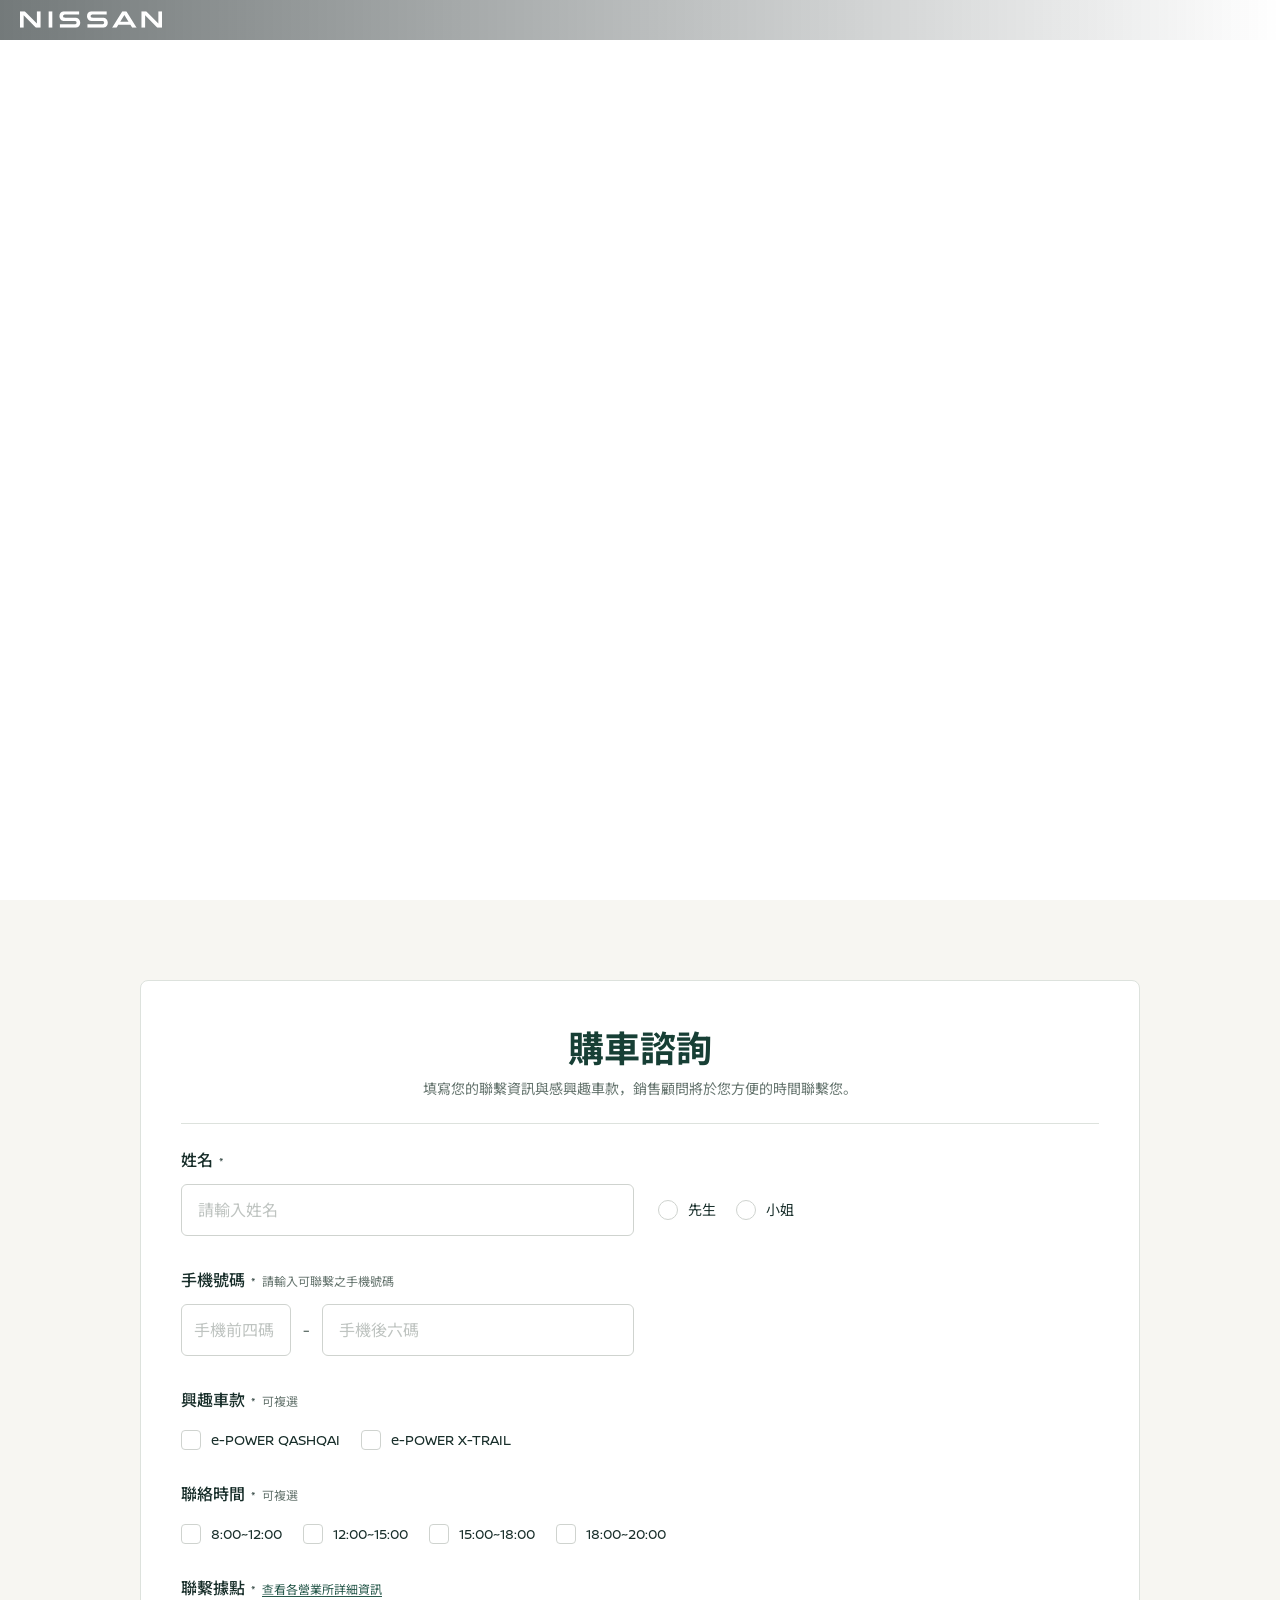
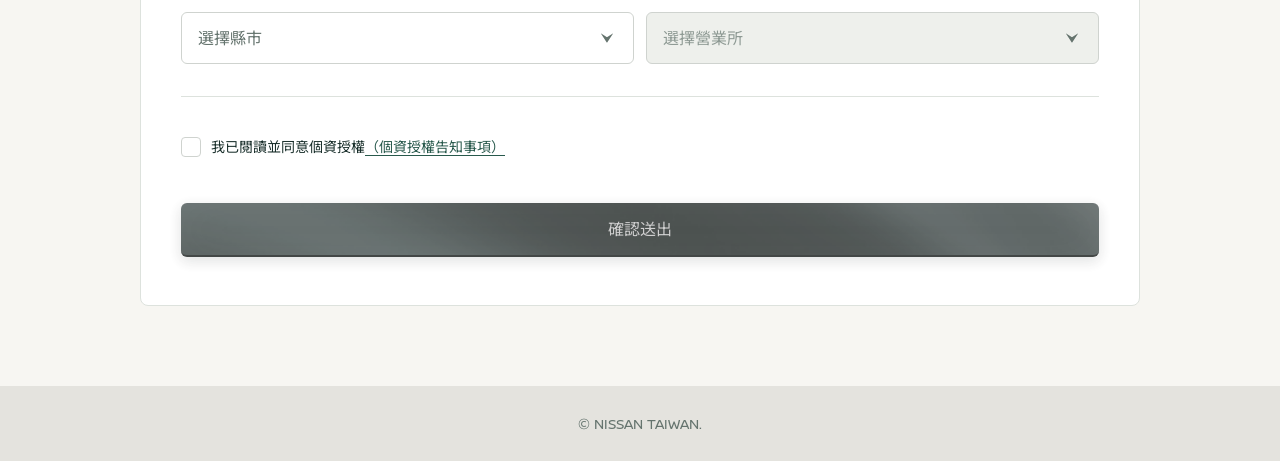
<file: index.html>
<!DOCTYPE html>
<html lang="zh-TW">

<head>
    <meta charset="UTF-8">
    <meta name="robots" content="noindex, nofollow">
    <meta name="viewport" content="width=device-width, initial-scale=1.0, maximum-scale=1.0, user-scalable=no">
    <title>NISSAN QASHQAI｜ 即將揭曉</title>
    <meta name="description" content="Q is Coming！將於 2026/12/8 答案正式揭曉，帶來超乎想像的全新駕馭體驗！立即登記，搶先掌握第一手消息！">
    <link rel="icon" href="./assets/img/favicon/favicon.ico" sizes="any">
    <link rel="shortcut icon" href="./assets/img/favicon/favicon.ico" type="image/x-icon">
    <meta property="og:type" content="website" />
    <meta property="og:title" content="NISSAN QASHQAI｜ 即將揭曉" />
    <meta property="og:description" content="Q is Coming！將於 2026/12/8 答案正式揭曉，帶來超乎想像的全新駕馭體驗！立即登記，搶先掌握第一手消息！" />
    <meta property="og:image:width" content="1200" />
    <meta property="og:image:height" content="630" />
    <meta property="og:image" content="./assets/img/favicon/fb.jpg" />
    <meta name="mobile-web-app-capable" content="yes">
    <link rel="apple-touch-icon" href="./assets/img/icon/logo.svg">
    <meta name="apple-mobile-web-app-status-bar-style" content="black">
    <meta name="apple-mobile-web-app-capable" content="yes">
    <script src="./assets/js/tailwindcss.js"></script>
    <link rel="stylesheet" href="./assets/css/main.css" />
    <!-- <version>2026111300000004</version> -->

    <!-- Google Tag Manager -->
    <script>(function (w, d, s, l, i) {
            w[l] = w[l] || []; w[l].push({
                'gtm.start':
                    new Date().getTime(), event: 'gtm.js'
            }); var f = d.getElementsByTagName(s)[0],
                j = d.createElement(s), dl = l != 'dataLayer' ? '&l=' + l : ''; j.async = true; j.src =
                    'https://www.googletagmanager.com/gtm.js?id=' + i + dl; f.parentNode.insertBefore(j, f);
        })(window, document, 'script', 'dataLayer', 'GTM-WT473T');</script>
    <!-- End Google Tag Manager -->

</head>

<body>
    <style>
        /* ==========================================================================
           1. 基礎與通用樣式 (Base & Utilities)
           ========================================================================== */
        html {
            scroll-behavior: smooth;
        }

        html,
        body {
            width: 100%;
            height: auto !important;
            overflow-x: hidden !important;
            overflow-y: auto !important;
            position: relative;
        }

        header {
            height: 40px;
            background: linear-gradient(90deg, rgba(6, 17, 18, 0.56) 0%, rgba(6, 17, 18, 0) 100%);
            padding: 0 20px;
        }

        .svg-mask {
            display: inline-block;
            -webkit-mask-repeat: no-repeat;
            mask-repeat: no-repeat;
            -webkit-mask-position: center;
            mask-position: center;
            -webkit-mask-size: contain;
            mask-size: contain;
        }

        /* specific sizes for the two logos */
        .svg-mask--logo {
            width: 142px;
            height: 17px;
            background-color: #FFF;
            /* target color */
            -webkit-mask-image: url('./assets/img/icon/logo.svg');
            mask-image: url('./assets/img/icon/logo.svg');
        }

        /* ==========================================================================
           2. Popup Modal 彈出視窗
           ========================================================================== */


        /* ==========================================================================
           3. TVC 區塊
           ========================================================================== */
        #tvc-section {}

        .tvc-info {}

        .video-container {
            width: 100%;
            min-height: 100dvh;
            padding-bottom: 56%;
        }

        /* ==========================================================================
           4. contact-section
           ========================================================================== */

        #contact-section {
            padding: 80px 0;
        }

        #contact-container {
            max-width: 1000px;
            width: 100%;
            padding: 48px 40px;
            background-color: #fff;
            border-radius: 8px;
            border: #DDE2DD solid 1px;
        }

        .submit-button {
            display: inline-block;
            padding: 14px 0px;
            color: #fff;
            font-size: 16px;
            border-bottom: 2px solid #0E2B25;
            border-radius: 6px;
            cursor: pointer;
            width: 100%;
            background-image: url(./assets/img/icon/btn-bg.jpg);
            background-position: center center;
            background-size: cover;
            backdrop-filter: blur(20px);
            box-shadow: 0 4px 14px rgba(23, 63, 53, 0.18);
            transition: all 0.3s cubic-bezier(0.25, 0.8, 0.25, 1);
            position: relative;
            overflow: hidden;
        }

        .submit-button:hover {
            filter: brightness(1.1);
        }

        .submit-button:focus-visible {
            outline: 2px solid #28594C;
            outline-offset: 3px;
        }

        .submit-button:disabled {
            filter: grayscale(0.8) brightness(0.8);
            opacity: 0.8;
            cursor: not-allowed;
        }

        /* ---- 4-1. 表單設計變數（標準色）---- */
        #contact-form {
            --c-primary: #28594C;
            --c-primary-dark: #173F35;
            --c-text: #182E2A;
            --c-text-sub: #65746E;
            --c-border: #CFD3CF;
            --c-divider: #DDE2DD;
            --c-disabled-bg: #EEF0EC;
            --c-placeholder: #BFC4C1;
            --c-error: #C8352B;
            text-align: left;
        }

        /* ---- 4-2. 欄位群組與標籤 ---- */
        .form-group {
            margin-bottom: 32px;
        }

        .form-label {
            display: flex;
            flex-wrap: wrap;
            align-items: baseline;
            gap: 0 6px;
            margin-bottom: 10px;
            font-size: 16px;
            font-weight: 500;
            line-height: 24px;
            color: var(--c-text);
        }

        .form-label .req {
            font-size: 12px;
            font-weight: 400;
            color: var(--c-text);
        }

        .form-label .hint {
            font-size: 12px;
            font-weight: 400;
            color: var(--c-text-sub);
        }

        .form-label a {
            font-size: 12px;
            font-weight: 400;
            color: var(--c-primary);
            text-decoration: underline;
            text-underline-offset: 2px;
        }

        .form-label a:hover {
            color: var(--c-primary-dark);
        }

        /* ---- 4-3. 輸入框 / 下拉選單 ---- */
        .form-control {
            box-sizing: border-box;
            display: block;
            width: 100%;
            height: 52px;
            padding: 0 16px;
            font-family: inherit;
            font-size: 16px;
            color: var(--c-text-sub);
            background-color: #fff;
            border: 1px solid var(--c-border);
            border-radius: 6px;
            outline: none;
            transition: border-color 0.2s ease, box-shadow 0.2s ease;
        }

        .form-control::placeholder {
            color: var(--c-placeholder);
        }

        .form-control:focus {
            border-color: var(--c-primary);
            box-shadow: inset 0 0 0 1px var(--c-primary), 0 0 0 4px rgba(40, 89, 76, 0.12);
        }

        .form-control:disabled {
            background-color: var(--c-disabled-bg);
            color: #8E9A94;
            cursor: not-allowed;
        }

        .form-control:disabled::placeholder {
            color: #A9B2AD;
        }

        select.form-control {
            -webkit-appearance: none;
            appearance: none;
            padding-right: 48px;
            cursor: pointer;
            background-image: url('./assets/img/icon/left_arrow_head.svg');
            background-repeat: no-repeat;
            background-position: right 20px center;
            background-size: 12px 12px;
        }

        select.form-control:disabled {
            background-image: url('./assets/img/icon/left_arrow_head.svg');
            opacity: 1;
        }

        .error-msg {
            display: none;
            margin-top: 8px;
            font-size: 14px;
            line-height: 1.4;
            color: var(--c-error);
        }

        .has-error .error-msg {
            display: block;
        }

        .has-error .form-control {
            border-color: var(--c-error);
        }

        .has-error .form-control:focus {
            box-shadow: inset 0 0 0 1px var(--c-error), 0 0 0 4px rgba(200, 53, 43, 0.12);
        }

        .has-error .choice input {
            border-color: var(--c-error);
        }

        /* ---- 4-4. 選擇控制項（Checkbox / Radio）---- */
        .choice {
            display: inline-flex;
            align-items: center;
            gap: 10px;
            font-size: 14px;
            line-height: 20px;
            color: var(--c-text);
            cursor: pointer;
            user-select: none;
        }

        .choice input {
            box-sizing: border-box;
            -webkit-appearance: none;
            appearance: none;
            flex: none;
            width: 20px;
            height: 20px;
            margin: 0;
            background-color: #fff;
            background-repeat: no-repeat;
            background-position: center;
            border: 1px solid var(--c-border);
            cursor: pointer;
            transition: background-color 0.15s ease, border-color 0.15s ease;
        }

        .choice input[type="checkbox"] {
            border-radius: 4px;
        }

        .choice input[type="radio"] {
            border-radius: 50%;
        }

        .choice:hover input:not(:checked) {
            border-color: var(--c-primary);
        }

        .choice input:checked {
            background-color: var(--c-primary);
            border-color: var(--c-primary);
        }

        .choice input[type="checkbox"]:checked {
            background-image: url("data:image/svg+xml,%3Csvg xmlns='http://www.w3.org/2000/svg' width='12' height='12' viewBox='0 0 12 12' fill='none'%3E%3Cpath d='M2 6.4L4.8 9L10 3.2' stroke='%23fff' stroke-width='1.6' stroke-linecap='round' stroke-linejoin='round'/%3E%3C/svg%3E");
            background-size: 12px 12px;
        }

        .choice input[type="radio"]:checked {
            background-image: radial-gradient(circle at center, #fff 0 3px, transparent 3.5px);
        }

        .choice input:focus-visible {
            outline: 2px solid var(--c-primary);
            outline-offset: 2px;
        }

        /* ---- 4-5. 版面配置（桌機）---- */
        .name-row {
            display: grid;
            grid-template-columns: minmax(0, 1fr) minmax(0, 1fr);
            gap: 12px;
            align-items: start;
        }

        .radio-group {
            display: flex;
            align-items: center;
            gap: 20px;
            min-height: 52px;
            padding-left: 12px;
        }

        .phone-row {
            display: flex;
            align-items: center;
            gap: 12px;
            width: calc(50% - 6px);
        }

        .phone-row .phone-area {
            flex: none;
            width: 110px;
            padding: 0 12px;
        }

        .phone-row .phone-sep {
            color: var(--c-text-sub);
        }

        .phone-row .phone-number {
            flex: 1;
            min-width: 0;
        }

        .choice-group {
            display: flex;
            flex-wrap: wrap;
            gap: 12px 21px;
            padding-top: 6px;
        }

        .select-row {
            display: grid;
            grid-template-columns: minmax(0, 1fr) minmax(0, 1fr);
            gap: 12px;
        }

        .form-divider {
            margin: 0 0 40px;
            border: 0;
            border-top: 1px solid var(--c-divider);
        }

        .consent-group {
            margin-bottom: 40px;
        }

        .consent-group .choice a {
            color: var(--c-primary);
            text-decoration: underline;
            text-underline-offset: 3px;
        }

        .consent-group .choice a:hover {
            color: var(--c-primary-dark);
        }

        /* ---- 4-6. 彈窗 ---- */
        .html-lock {
            overflow: hidden !important;
        }

        .modal {
            box-sizing: border-box;
            width: 670px;
            max-width: calc(100% - 32px);
            max-height: calc(100dvh - 32px);
            margin: auto;
            padding: 0;
            color: var(--c-text, #182E2A);
            background: #fff;
            border: 1px solid #DDE2DD;
            border-radius: 12px;
            text-align: left;
        }

        .modal[open] {
            display: flex;
            flex-direction: column;
        }

        .modal::backdrop {
            background: rgba(6, 17, 18, 0.56);
        }

        .modal-head {
            display: flex;
            align-items: center;
            justify-content: space-between;
            gap: 16px;
            padding: 32px 32px 0;
        }

        .modal-title {
            font-size: 24px;
            font-weight: 700;
            line-height: 1.3;
            color: #173F35;
        }

        .modal-close {
            flex: none;
            display: grid;
            place-items: center;
            width: 32px;
            height: 32px;
            margin-right: -4px;
            color: #28594C;
            background: none;
            border: 0;
            border-radius: 4px;
            cursor: pointer;
        }

        .modal-close:hover {
            color: #173F35;
        }

        .modal-close:focus-visible {
            outline: 2px solid #28594C;
            outline-offset: 2px;
        }

        .modal-rule {
            flex: none;
            margin: 16px 32px 0;
            border: 0;
            border-top: 1px solid #DDE2DD;
        }

        .modal-body {
            flex: 1 1 auto;
            min-height: 0;
            max-height: 350px;
            margin: 12px 32px;
            padding-right: 12px;
            overflow-y: auto;
            font-size: 16px;
            line-height: 1.6;
            color: #182E2A;
            scrollbar-width: thin;
            scrollbar-color: #8EA39B #F1F3F1;
        }

        .modal-body::-webkit-scrollbar {
            width: 6px;
        }

        .modal-body::-webkit-scrollbar-track {
            background: #F1F3F1;
            border-radius: 3px;
        }

        .modal-body::-webkit-scrollbar-thumb {
            background: #8EA39B;
            border-radius: 3px;
        }

        .modal-body p+p {
            margin-top: 1.6em;
        }

        .modal-body a {
            color: #28594C;
            text-decoration: underline;
        }

        .modal-foot {
            flex: none;
            display: flex;
            justify-content: center;
            padding: 20px 32px 40px;
        }

        .modal-foot .submit-button {
            width: 320px;
            max-width: 100%;
        }

        .modal--alert {
            width: 394px;
        }

        .modal--alert .modal-message {
            padding: 48px 32px 40px;
            font-size: 16px;
            line-height: 1.6;
            text-align: center;
            color: #65746E;
            white-space: pre-line;
        }

        .modal--alert .modal-foot {
            padding: 0 32px 32px;
        }

        .modal--alert .modal-foot .submit-button {
            width: 100%;
        }


        /* ==========================================================================
           5. Loading Overlay
           ========================================================================== */
        .loading {
            position: fixed;
            inset: 0;
            z-index: 9999;

            display: flex;
            flex-direction: column;
            align-items: center;
            justify-content: center;
            gap: 18px;

            background: #000;
            opacity: 1;
            transition: opacity 0.6s ease;
        }

        /* 淡出 */
        .loading.fade-out {
            opacity: 0;
            pointer-events: none;
        }

        /* Loading 文字 */
        .loading-text {
            color: rgba(180, 230, 232, 0.75);
            font-size: 11px;
            font-weight: 400;
            letter-spacing: 5px;
        }

        /* 進度條 */
        .progress {
            width: 110px;
            height: 1px;
            background: rgba(100, 180, 185, 0.2);
            overflow: hidden;
        }

        .progress-bar {
            width: 40%;
            height: 100%;

            background: linear-gradient(90deg,
                    transparent,
                    #37dce5,
                    #b3ffff);

            animation: progressMove 1.8s ease-in-out infinite;
        }

        /* 進度動畫 */
        @keyframes progressMove {
            from {
                transform: translateX(-120%);
            }

            to {
                transform: translateX(350%);
            }
        }

        /* 減少動態效果 */
        @media (prefers-reduced-motion: reduce) {
            .progress-bar {
                animation: none;
                width: 100%;
                opacity: 0.7;
            }
        }


        /* ==========================================================================
           6. 響應式設計 (Responsive Design)
           ========================================================================== */

        /* 平板直屏裝置 */
        @media (min-width: 768px) and (max-width: 1199px) and (orientation: portrait) {
            .video-container {
                min-height: auto;
            }

            #contact-container {
                max-width: 768px;
            }
        }

        /* 手機直屏裝置 (<= 767px) */
        @media (max-width: 767px) {

            header {
                position: relative;
            }

            .video-container {
                min-height: auto;
            }

            #contact-section {
                padding: 0;
            }

            #contact-container {
                padding: 32px 24px;
                border-radius: 0;
                border: none;
            }

            #contact-container>p:first-child {
                font-size: 32px;
            }

            /* 姓名 / 稱謂：直式排列 */
            .name-row {
                grid-template-columns: 1fr;
                gap: 24px;
            }

            .radio-group {
                min-height: 0;
                padding-left: 0;
            }

            /* 手機號碼：滿版 */
            .phone-row {
                width: 100%;
            }

            /* 聯絡時間：2 x 2 對齊 */
            .choice-group--grid {
                display: grid;
                grid-template-columns: 140px 1fr;
                gap: 20px 0;
            }

            /* 縣市 / 營業所：上下排列 */
            .select-row {
                grid-template-columns: 1fr;
            }

            /* 彈窗 */
            .modal-head {
                padding: 24px 24px 0;
            }

            .modal-title {
                font-size: 20px;
            }

            .modal-rule {
                margin: 16px 24px 0;
            }

            .modal-body {
                margin: 12px 24px;
                max-height: 55dvh;
                font-size: 15px;
            }

            .modal-foot {
                padding: 16px 24px 28px;
            }

            .modal-foot .submit-button {
                width: 100%;
            }

            .modal--alert .modal-message {
                padding: 40px 24px 32px;
            }

            .modal--alert .modal-foot {
                padding: 0 24px 24px;
            }

        }

        /* 手機橫屏裝置 */
        @media (max-width: 960px) and (orientation: landscape) and (max-height: 500px) {}

        /* SE手機橫屏裝置 */
        @media (max-width: 667px) and (orientation: landscape) and (max-height: 375px) {}
    </style>

    <!-- Google Tag Manager (noscript) -->
    <noscript><iframe src="https://www.googletagmanager.com/ns.html?id=GTM-WT473T" height="0" width="0"
            style="display:none;visibility:hidden"></iframe></noscript>
    <!-- End Google Tag Manager (noscript) -->

    <!-- Loading Overlay -->
    <div class="loading" id="loading">
        <div class="loading-text">LOADING</div>
        <div class="progress">
            <div class="progress-bar"></div>
        </div>
    </div>

    <!-- Header -->
    <header class="fixed top-0 left-0 w-full z-[100] bg-transparent transition-all duration-300 flex items-center">
        <div class="block">
            <a href="https://new.nissan.com.tw/nissan"
                class="leading-none block transition-transform duration-300 hover:scale-105" aria-label="NISSAN LOGO">
                <span class="svg-mask svg-mask--logo" role="img" aria-label="NISSAN LOGO"></span>
            </a>
        </div>
    </header>

    <!-- TVC Section -->
    <section id="tvc-section" class="w-full relative">
        <div id="tvc-info" class="tvc-info">
            <div class="video-container">
                <video id="tvc-video" class="absolute top-0 left-0 w-full h-full object-cover z-[1]" autoplay muted
                    playsinline preload="auto">
                    <source src="./assets/video/1113.mp4" type="video/mp4">
                </video>
            </div>
        </div>
    </section>

    <section id="contact-section" class="w-full relative bg-[#F7F6F2] flex items-center justify-center">
        <div id="contact-container" class="text-center">
            <p class="text-4xl font-bold text-[#173F35] mb-[10px]">購車諮詢</p>
            <p class="text-sm text-[#65746E]">填寫您的聯繫資訊與感興趣車款，銷售顧問將於您方便的時間聯繫您。</p>
            <hr class="my-6 border-[#DDE2DD]" />
            <form id="contact-form" method="post"
                action="https://docs.google.com/forms/d/e/1FAIpQLSd_eg3Pp9bJfD46lDAycL2wkK8pYTpHKlAlI1NrYpHI7IybbQ/formResponse"
                novalidate>
                <div class="form-group">
                    <label for="name" class="form-label">姓名<span class="req" aria-hidden="true">*</span></label>
                    <div class="name-row">
                        <div class="field" data-field="name">
                            <input type="text" id="name" name="name" class="form-control" placeholder="請輸入姓名"
                                autocomplete="name" maxlength="100" required aria-describedby="name-error">
                            <p class="error-msg" id="name-error" role="alert">此為必填欄位</p>
                        </div>
                        <div class="field" data-field="gender">
                            <div class="radio-group" role="radiogroup" aria-label="稱謂">
                                <label class="choice"><input type="radio" name="gender" value="先生" required>先生</label>
                                <label class="choice"><input type="radio" name="gender" value="小姐">小姐</label>
                            </div>
                            <p class="error-msg" id="gender-error" role="alert">此為必填欄位</p>
                        </div>
                    </div>
                </div>
                <div class="form-group">
                    <label for="phone1" class="form-label">手機號碼<span class="req" aria-hidden="true">*</span><span
                            class="hint">請輸入可聯繫之手機號碼</span></label>
                    <div class="field" data-field="phone">
                        <div class="phone-row">
                            <input type="tel" id="phone1" name="phone1" class="form-control phone-area"
                                placeholder="手機前四碼" inputmode="numeric" maxlength="4" autocomplete="tel-national"
                                required aria-describedby="phone-error">
                            <span class="phone-sep" aria-hidden="true">-</span>
                            <input type="tel" id="phone2" name="phone2" class="form-control phone-number"
                                placeholder="手機後六碼" inputmode="numeric" maxlength="6" aria-label="手機後六碼" required
                                aria-describedby="phone-error">
                        </div>
                        <p class="error-msg" id="phone-error" role="alert">此為必填欄位</p>
                    </div>
                </div>
                <div class="form-group">
                    <span class="form-label" id="label-models">興趣車款<span class="req" aria-hidden="true">*</span><span
                            class="hint">可複選</span></span>
                    <div class="field" data-field="models">
                        <div class="choice-group" role="group" aria-labelledby="label-models">
                            <label class="choice"><input type="checkbox" name="models" value="e-POWER QASHQAI">e-POWER
                                QASHQAI</label>
                            <label class="choice"><input type="checkbox" name="models" value="e-POWER X-TRAIL">e-POWER
                                X-TRAIL</label>
                        </div>
                        <p class="error-msg" role="alert">此為必填欄位</p>
                    </div>
                </div>
                <div class="form-group">
                    <span class="form-label" id="label-times">聯絡時間<span class="req" aria-hidden="true">*</span><span
                            class="hint">可複選</span></span>
                    <div class="field" data-field="times">
                        <div class="choice-group choice-group--grid" role="group" aria-labelledby="label-times">
                            <label class="choice"><input type="checkbox" name="times"
                                    value="08:00-12:00">8:00~12:00</label>
                            <label class="choice"><input type="checkbox" name="times"
                                    value="12:00-15:00">12:00~15:00</label>
                            <label class="choice"><input type="checkbox" name="times"
                                    value="15:00-18:00">15:00~18:00</label>
                            <label class="choice"><input type="checkbox" name="times"
                                    value="18:00-20:00">18:00~20:00</label>
                        </div>
                        <p class="error-msg" role="alert">此為必填欄位</p>
                    </div>
                </div>
                <div class="form-group">
                    <span class="form-label" id="label-location">聯繫據點<span class="req" aria-hidden="true">*</span><a
                            href="https://new.nissan.com.tw/nissan/owners/services/locations/sales"
                            id="branch-info-link" target="_blank" rel="noopener">查看各營業所詳細資訊</a></span>
                    <div class="select-row" role="group" aria-labelledby="label-location">
                        <div class="field" data-field="city">
                            <select id="city" name="city" class="form-control" aria-label="選擇縣市" required
                                aria-describedby="city-error">
                                <option value="">選擇縣市</option>
                            </select>
                            <p class="error-msg" id="city-error" role="alert">此為必填欄位</p>
                        </div>
                        <div class="field" data-field="branch">
                            <select id="branch" name="branch" class="form-control" aria-label="選擇營業所" required disabled
                                aria-describedby="branch-error">
                                <option value="">選擇營業所</option>
                            </select>
                            <p class="error-msg" id="branch-error" role="alert">此為必填欄位</p>
                        </div>
                    </div>
                </div>
                <hr class="form-divider" />
                <div class="consent-group field" data-field="agree">
                    <label class="choice">
                        <input type="checkbox" id="agree" name="agree" value="1" required
                            aria-describedby="agree-error">
                        <span style="letter-spacing: 0;">我已閱讀並同意個資授權<a href="#privacy-modal" id="privacy-link"
                                role="button" aria-haspopup="dialog">（個資授權告知事項）</a></span>
                    </label>
                    <p class="error-msg" id="agree-error" role="alert">請閱讀並同意個資授權</p>
                </div>
                <button type="submit" class="submit-button" id="submit-btn" disabled>
                    確認送出
                </button>
            </form>
        </div>
    </section>

    <dialog id="privacy-modal" class="modal" aria-labelledby="privacy-title">
        <div class="modal-head">
            <h2 class="modal-title" id="privacy-title">個資授權告知事項</h2>
            <button type="button" class="modal-close" data-close aria-label="關閉">
                <svg width="24" height="24" viewBox="0 0 24 24" fill="none" aria-hidden="true">
                    <path d="M4 4L20 20M20 4L4 20" stroke="currentColor" stroke-width="2" stroke-linecap="round" />
                </svg>
            </button>
        </div>
        <hr class="modal-rule" />
        <div class="modal-body" tabindex="0">
            <p>本活動要求所有參與購車諮詢者，應填入本人真實之資料，如有替他人預約者，應事先取得他人之授權或同意使用個資。敬請自律，以免違反個資法而涉及法律責任；本網站保留一切法律權利。</p>
            <p>對於您所登錄或留存之個人資料僅供主辦單位即裕隆日產汽車於本活動期間內就本活動之身分確認、滿意度調查、報名統計資料、行銷汽車或相關產品或服務、客戶管理、網路行為之調查或研究及其他合於裕隆日產汽車營業登記項目之業務活動範圍內為蒐集、處理及利用。您並同意裕隆日產汽車得將您所登錄或留存之個人資料提供予所屬經銷公司，於與前述目的類似之目的範圍內蒐集、處理及利用。
                您就所提供之個人資料依法得行使查詢或請求閱覽、請求製給複製本、請求補充或更正、請求停止蒐集、處理或利用以及請求刪除等權利。
            </p>
            <p>您了解並同意上述事項為您接受裕隆日產汽車所提供或安排之各項服務之必要條件。您得自由選擇是否要接受裕隆日產汽車所提供或安排之各項服務。對於您所登錄或留存之個人資料，您同意接受裕隆日產汽車之「隱私權保護」聲明(請參閱「<a
                    href="https://new.nissan.com.tw/nissan/info/privacy?a0v5la7bquf89=aec6f4526aa8f2b96a818d3eff4bec40&uy3ubftvh0u6o8=20e8669cf6662bf85b24853bfa21bb6b&xnfrr0ncac=&cc4d76fdaf5=&_gl=1*18t01aa*_gcl_aw*R0NMLjE3ODg0MzEwMDguQ2owS0NRandnNXpUQmhDTEFSSXNBUDJBRlU0T1o3TW1zQ1puT29aZDdidF9SMHhYc2pqWWowY1ItdTRHa21oZVRtb0JKckEtSEQzS3dUQWFBaUtTRUFMd193Y0I.*_gcl_au*MjEwOTc3MTMzNy4xNzkyMTE1MzEwLi0uLS4xNzkyMTI3NDI1LjE5NDIyOTk1MzkuMTc5NDMxMjk5MC4xNzk0MzkwNjgx*_ga*NDE5MjI3NTM0LjE3ODQyODEwMTA.*_ga_MCZZN9G6P2*czE3OTQzOTA2NDMkbzk3JGcxJHQxNzk0MzkxNTMyJGo2MCRsMCRoMA..*_ga_MJ9SQE6DW6*czE3OTQzOTA2NDMkbzQkZzEkdDE3OTQzOTE1MzMkajYwJGwwJGgw"
                    target="_blank" rel="noopener">裕隆日產汽車隱私權保護聲明</a>」)。</p>
        </div>
        <hr class="modal-rule" style="margin-top:0" />
        <div class="modal-foot">
            <button type="button" class="submit-button" data-close>我知道了</button>
        </div>
    </dialog>

    <dialog id="alert-modal" class="modal modal--alert" aria-describedby="alert-message">
        <p class="modal-message" id="alert-message"></p>
        <div class="modal-foot">
            <button type="button" class="submit-button" data-close>我知道了</button>
        </div>
    </dialog>

    <!-- Footer -->
    <footer class="w-full h-[75px] text-sm bg-[#E4E3DE] text-[#65746E] flex items-center justify-center">
        © NISSAN TAIWAN.
    </footer>

    <script>

        // 工具函式：Debounce 防抖
        function debounce(func, wait = 100) {
            let timeout;
            return function (...args) {
                clearTimeout(timeout);
                timeout = setTimeout(() => func.apply(this, args), wait);
            };
        }

        /* ==========================================================================
           1. DOM 事件監聽與邏輯控制
           ========================================================================== */
        document.addEventListener('DOMContentLoaded', () => {
            const overlay = document.getElementById('loading');
            if (overlay) {
                let isFinished = false;
                const hideLoading = () => {
                    if (isFinished) return;
                    isFinished = true;
                    overlay.classList.add('fade-out');
                    overlay.style.opacity = '0';
                    setTimeout(() => {
                        if (overlay.parentNode) overlay.remove();
                    }, 600);
                };

                if (document.readyState === 'complete') {
                    hideLoading();
                } else {
                    window.addEventListener('load', hideLoading, { once: true });
                }

                setTimeout(hideLoading, 3000);
            }

            // 影片自動靜音與 IntersectionObserver 控管
            const allVideos = document.querySelectorAll('video');

            if (allVideos.length > 0 && 'IntersectionObserver' in window) {
                const videoObserver = new IntersectionObserver((entries) => {
                    entries.forEach(entry => {
                        const video = entry.target;
                        if (entry.isIntersecting) {
                            if (video.dataset.src && !video.src) {
                                video.src = video.dataset.src;
                                video.load();
                            }
                            if (document.visibilityState === 'visible' && !video.ended) video.play().catch(() => { });
                        } else {
                            if (!video.paused) video.pause();
                        }
                    });
                }, { threshold: 0.1 });

                allVideos.forEach(v => videoObserver.observe(v));

                document.addEventListener('visibilitychange', () => {
                    allVideos.forEach(video => {
                        if (document.hidden) {
                            if (!video.paused) video.pause();
                        } else {
                            const rect = video.getBoundingClientRect();
                            if (rect.top < window.innerHeight && rect.bottom > 0 && !video.ended) {
                                video.play().catch(() => { });
                            }
                        }
                    });
                });
            }

            // Additional: scroll/resize listener to ensure videos only play when actually visible
            // This preserves the IntersectionObserver logic above but adds a debounced safeguard
            // for environments where IO may be delayed or to further reduce data usage.
            function isElementVisibleInViewport(el, threshold = 0.25) {
                if (!el) return false;
                const rect = el.getBoundingClientRect();
                const vh = window.innerHeight || document.documentElement.clientHeight;
                const vw = window.innerWidth || document.documentElement.clientWidth;

                // Completely off-screen
                if (rect.bottom <= 0 || rect.top >= vh || rect.right <= 0 || rect.left >= vw) return false;

                // Compute visible area ratio (approx)
                const visibleHeight = Math.min(rect.bottom, vh) - Math.max(rect.top, 0);
                const visibleWidth = Math.min(rect.right, vw) - Math.max(rect.left, 0);
                const visibleArea = Math.max(0, visibleHeight) * Math.max(0, visibleWidth);
                const totalArea = Math.max(1, rect.width * rect.height);
                const ratio = visibleArea / totalArea;
                return ratio >= threshold;
            }

            const evaluateVideosVisibility = debounce(() => {
                allVideos.forEach(video => {
                    try {
                        const shouldBePlaying = isElementVisibleInViewport(video, 0.25) && document.visibilityState === 'visible' && !video.ended;
                        if (shouldBePlaying) {
                            // lazy-load src if needed (keep parity with IntersectionObserver behavior)
                            if (video.dataset.src && !video.src) {
                                video.src = video.dataset.src;
                                video.load();
                            }
                            if (video.paused) video.play().catch(() => { });
                        } else {
                            if (!video.paused) video.pause();
                        }
                    } catch (e) {
                        // ignore per-video errors
                    }
                });
            }, 150);

            // Attach listeners (passive where appropriate)
            window.addEventListener('scroll', evaluateVideosVisibility, { passive: true });
            window.addEventListener('resize', evaluateVideosVisibility);

            // initial evaluation after small delay to allow layout to settle
            setTimeout(evaluateVideosVisibility, 120);

            // TVC 影片播放與結束控制（停在最後一幀）
            const tvcVideo = document.getElementById('tvc-video');

            if (tvcVideo) {

                const tryPlayVideo = () => {
                    if (tvcVideo.paused && !tvcVideo.ended) {
                        tvcVideo.play().catch((err) => {
                            console.warn('Autoplay prevented or waiting for interaction:', err);
                        });
                    }
                };

                if (tvcVideo.readyState >= 2) {
                    tryPlayVideo();
                } else {
                    tvcVideo.addEventListener('canplay', tryPlayVideo, { once: true });
                    tvcVideo.addEventListener('loadedmetadata', tryPlayVideo, { once: true });
                }

                const onFirstInteraction = () => {
                    tryPlayVideo();
                    window.removeEventListener('click', onFirstInteraction);
                    window.removeEventListener('touchstart', onFirstInteraction);
                };
                window.addEventListener('click', onFirstInteraction, { once: true });
                window.addEventListener('touchstart', onFirstInteraction, { once: true });

                const unmuteOnFirstInteraction = () => {
                    tvcVideo.muted = false;
                    tvcVideo.play().catch(() => { });
                };

                ['pointerdown', 'touchend', 'keydown'].forEach(evt =>
                    window.addEventListener(evt, unmuteOnFirstInteraction, { once: true })
                );

                tvcVideo.addEventListener('ended', () => {
                    tvcVideo.pause();

                    const isDesktop = window.innerWidth > 1440;
                    const contactSection = document.getElementById('contact-section');
                    if (contactSection && isDesktop) {
                        contactSection.scrollIntoView({ behavior: 'smooth' });
                    }
                });
            }
        });

        /* ==========================================================================
           2. 購車諮詢表單 (#contact-form)
           ========================================================================== */
        (function () {
            const form = document.getElementById('contact-form');
            if (!form) return;

            /* ---------- 縣市 / 營業所資料 ---------- */
            const BRANCHES = {
                '基隆市': ['基隆營業所'],
                '台北市': ['北投營業所', '民權營業所', '濱江營業所'],
                '新北市': [
                    '中和營業所', '三重營業所', '林口營業所', '輔大營業所',
                    '新莊營業所', '新店營業所', '土城營業所', '汐止營業所',
                    '淡水營業所'
                ],
                '桃園市': [
                    '桃園營業所', '八德營業所', '桃鶯營業所', '楊梅營業所',
                    '平鎮營業所', '北中壢營業所'
                ],
                '新竹市': ['新竹營業所'],
                '新竹縣': ['竹北營業所', '竹東營業所'],
                '苗栗縣': ['苗栗營業所', '頭份營業所'],
                '台中市': [
                    '北台中營業所', '南台中營業所', '大里營業所', '五權西路營業所',
                    '沙鹿營業所', '太平營業所', '豐原營業所', '松竹營業所'
                ],
                '彰化縣': ['彰化營業所', '員林營業所', '溪湖營業所'],
                '南投縣': ['南投營業所'],
                '雲林縣': ['斗南營業所'],
                '嘉義市': ['博賢營業所', '忠孝營業所'],
                '台南市': [
                    '健康營業所', '永康營業所', '新營營業所', '太子營業所',
                    '善化營業所'
                ],
                '高雄市': [
                    '陽明營業所', '岡山營業所', '大中營業所', '一心營業所',
                    '鳳山營業所'
                ],
                '屏東縣': ['和生營業所', '潮州營業所'],
                '宜蘭縣': ['宜蘭營業所'],
                '花蓮縣': ['花蓮營業所'],
                '台東縣': ['台東營業所']
            };

            const el = {
                name: form.elements['name'],
                phone1: form.elements['phone1'],
                phone2: form.elements['phone2'],
                city: form.elements['city'],
                branch: form.elements['branch'],
                agree: form.elements['agree'],
                submit: document.getElementById('submit-btn')
            };

            /* ---------- 工具 ---------- */
            const fieldOf = (key) => form.querySelector('[data-field="' + key + '"]');

            function setError(key, message) {
                const field = fieldOf(key);
                if (!field) return;
                const msg = field.querySelector('.error-msg');
                if (message && msg) msg.textContent = message;
                field.classList.add('has-error');
                field.querySelectorAll('input:not([type=checkbox]):not([type=radio]), select').forEach(i => i.setAttribute('aria-invalid', 'true'));
            }

            function clearError(key) {
                const field = fieldOf(key);
                if (!field) return;
                field.classList.remove('has-error');
                field.querySelectorAll('[aria-invalid]').forEach(i => i.removeAttribute('aria-invalid'));
            }

            /* ---------- 縣市 → 營業所連動 ---------- */
            Object.keys(BRANCHES).forEach(city => el.city.add(new Option(city, city)));

            el.city.addEventListener('change', () => {
                const list = BRANCHES[el.city.value] || [];
                el.branch.length = 1; // 保留「選擇營業所」
                list.forEach(b => el.branch.add(new Option(b, b)));
                el.branch.value = '';
                el.branch.disabled = list.length === 0;
                clearError('city');
                clearError('branch');
                updateSubmitState();
            });

            /* ---------- 即時檢查所有欄位狀態並控制按鈕啟用/禁用 ---------- */
            const NAME_REGEX = /^[\u4e00-\u9fa5a-zA-Z\s·•.]+$/;

            function isFormValid() {
                const nameVal = el.name.value.trim();
                if (!nameVal || nameVal.length > 100 || !NAME_REGEX.test(nameVal)) return false;
                if (!form.querySelector('input[name="gender"]:checked')) return false;
                const p1 = el.phone1.value.trim();
                const p2 = el.phone2.value.trim();
                if (!/^0\d{3}$/.test(p1) || !/^\d{6}$/.test(p2)) return false;
                if (!form.querySelector('input[name="models"]:checked')) return false;
                if (!form.querySelector('input[name="times"]:checked')) return false;
                if (!el.city.value || !el.branch.value) return false;
                if (!el.agree.checked) return false;

                return true;
            }

            function updateSubmitState() {
                if (el.submit) {
                    el.submit.disabled = !isFormValid();
                }
            }

            let isComposing = false;

            const sanitizeName = () => {
                const raw = el.name.value;
                const cleaned = raw
                    .replace(/[^\u4e00-\u9fa5a-zA-Z\s·•.]/g, '')
                    .slice(0, 100);
                if (cleaned !== raw) el.name.value = cleaned;
            };

            el.name.addEventListener('compositionstart', () => {
                isComposing = true;
            });

            el.name.addEventListener('compositionend', () => {
                isComposing = false;
                sanitizeName();
                clearError('name');
                updateSubmitState();
            });

            el.name.addEventListener('input', (e) => {
                if (isComposing || e.isComposing) return;
                sanitizeName();
                clearError('name');
                updateSubmitState();
            });

            el.phone1.addEventListener('input', () => {
                let val = el.phone1.value.replace(/\D/g, '');
                if (val.length > 0 && !val.startsWith('0')) {
                    const firstZeroIndex = val.indexOf('0');
                    val = firstZeroIndex !== -1 ? val.slice(firstZeroIndex) : '';
                }
                if (val.length > 4) val = val.slice(0, 4);
                el.phone1.value = val;

                clearError('phone');
                updateSubmitState();
                if (val.length === 4) {
                    el.phone2.focus();
                }
            });

            el.phone2.addEventListener('input', () => {
                let val = el.phone2.value.replace(/\D/g, '');
                if (val.length > 6) val = val.slice(0, 6);
                el.phone2.value = val;

                clearError('phone');
                updateSubmitState();
            });

            el.branch.addEventListener('change', () => {
                clearError('branch');
                updateSubmitState();
            });

            form.querySelectorAll('input[name="gender"]').forEach(i => i.addEventListener('change', () => {
                clearError('gender');
                updateSubmitState();
            }));

            form.querySelectorAll('input[name="models"]').forEach(i => i.addEventListener('change', () => {
                clearError('models');
                updateSubmitState();
            }));

            form.querySelectorAll('input[name="times"]').forEach(i => i.addEventListener('change', () => {
                clearError('times');
                updateSubmitState();
            }));

            el.agree.addEventListener('change', () => {
                clearError('agree');
                updateSubmitState();
            });

            updateSubmitState();

            /* ---------- 驗證 ---------- */
            function validate() {
                const errors = []; // [key, focusTarget, msg]

                const nameVal = el.name.value.trim();
                if (!nameVal) {
                    errors.push(['name', el.name, '此為必填欄位']);
                } else if (nameVal.length > 100) {
                    errors.push(['name', el.name, '姓名不可超過100字']);
                } else if (!NAME_REGEX.test(nameVal)) {
                    errors.push(['name', el.name, '姓名不可包含特殊符號或數字']);
                }

                if (!form.querySelector('input[name="gender"]:checked'))
                    errors.push(['gender', form.querySelector('input[name="gender"]'), '此為必填欄位']);

                const p1 = el.phone1.value.trim();
                const p2 = el.phone2.value.trim();
                if (!p1 || !p2) {
                    errors.push(['phone', !p1 ? el.phone1 : el.phone2, '此為必填欄位']);
                } else if (!/^0\d{3}$/.test(p1) || !/^\d{6}$/.test(p2)) {
                    errors.push(['phone', !/^0\d{3}$/.test(p1) ? el.phone1 : el.phone2, '請輸入正確的手機號碼（前4碼需為0開頭，後6碼為數字）']);
                }

                if (!form.querySelector('input[name="models"]:checked'))
                    errors.push(['models', form.querySelector('input[name="models"]'), '此為必填欄位']);
                if (!form.querySelector('input[name="times"]:checked'))
                    errors.push(['times', form.querySelector('input[name="times"]'), '此為必填欄位']);
                if (!el.city.value) errors.push(['city', el.city, '此為必填欄位']);
                else if (!el.branch.value) errors.push(['branch', el.branch, '此為必填欄位']);
                if (!el.agree.checked) errors.push(['agree', el.agree, '請閱讀並同意個資授權']);

                ['name', 'gender', 'phone', 'models', 'times', 'city', 'branch', 'agree'].forEach(clearError);
                errors.forEach(([key, , msg]) => setError(key, msg));

                if (errors.length) {
                    const target = errors[0][1];
                    target.scrollIntoView({ behavior: 'smooth', block: 'center' });
                    target.focus({ preventScroll: true });
                }
                return errors.length === 0;
            }

            /* ---------- 彈窗 ---------- */
            const root = document.documentElement;
            let lastTrigger = null;

            function openModal(dialog, trigger) {
                lastTrigger = trigger || document.activeElement;
                dialog.showModal();
                root.classList.add('html-lock');
            }

            function closeModal(dialog) {
                if (dialog.open) dialog.close();
            }

            document.querySelectorAll('dialog.modal').forEach(dialog => {
                dialog.querySelectorAll('[data-close]').forEach(btn => btn.addEventListener('click', () => closeModal(dialog)));
                dialog.addEventListener('click', (e) => { if (e.target === dialog) closeModal(dialog); });
                dialog.addEventListener('close', () => {
                    if (!document.querySelector('dialog.modal[open]')) root.classList.remove('html-lock');
                    if (lastTrigger && document.contains(lastTrigger)) lastTrigger.focus({ preventScroll: true });
                });
            });

            const privacyModal = document.getElementById('privacy-modal');
            const alertModal = document.getElementById('alert-modal');
            let submitted = false;

            document.getElementById('privacy-link').addEventListener('click', (e) => {
                e.preventDefault();
                openModal(privacyModal, e.currentTarget);
            });

            function showAlert(message) {
                document.getElementById('alert-message').innerHTML = message;
                openModal(alertModal, el.submit);
            }

            /* ---------- 送出 ---------- */
            form.addEventListener('submit', async (e) => {
                e.preventDefault();

                if (submitted) return;
                if (!validate()) return;

                const data = new FormData(form);

                // ['models', 'times'].forEach(fieldName => {
                //     const checkedValues = Array.from(form.querySelectorAll(`input[name="${fieldName}"]:checked`)).map(i => i.value);
                //     data.set(fieldName, checkedValues.join('、'));
                // });

                submitted = true;
                el.submit.disabled = true;
                el.submit.innerText = '資料送出中...';

                const sheetData = new URLSearchParams();
                sheetData.append('fvv', '1');
                sheetData.append('pageHistory', '0');
                sheetData.append('fbzx', '-5593482821108539385');

                sheetData.append('entry.882057871', data.get('name') || '');
                sheetData.append('entry.1228242096', data.get('gender') || '');
                sheetData.append('entry.1228242096_sentinel', '');
                sheetData.append('entry.199210044', (data.get('phone1') || '') + (data.get('phone2') || ''));

                // Google 表單複選題需多次 append 同一個 entry key
                form.querySelectorAll('input[name="models"]:checked').forEach(i => {
                    sheetData.append('entry.1404847317', i.value);
                });
                sheetData.append('entry.1404847317_sentinel', '');

                form.querySelectorAll('input[name="times"]:checked').forEach(i => {
                    sheetData.append('entry.610181726', i.value);
                });
                sheetData.append('entry.610181726_sentinel', '');

                sheetData.append('entry.19051359', ((data.get('city') || '') + ' ' + (data.get('branch') || '')).trim());

                try {
                    // 使用 mode: 'no-cors' 送出，完全不依賴 iframe（免除 CSP frame-ancestors 警告）
                    // 也不會被瀏覽器 CORS 擋下，請求能直接被 Google Forms 正常接收並寫入
                    await fetch(form.getAttribute('action') || '/', {
                        method: 'POST',
                        mode: 'no-cors',
                        headers: {
                            'Content-Type': 'application/x-www-form-urlencoded'
                        },
                        body: sheetData
                    });

                    form.reset();
                    el.branch.length = 1;
                    el.branch.disabled = true;
                    showAlert('您的諮詢單已傳送！<br>銷售顧問將於您方便的時間聯繫您。');
                } catch (err) {
                    console.warn('Form submit failed:', err);
                    showAlert('送出失敗，請稍後再試！');
                } finally {
                    submitted = false;
                    el.submit.innerText = '確認送出';
                    updateSubmitState();
                }
            });
        })();
    </script>
</body>

</html>
</file>
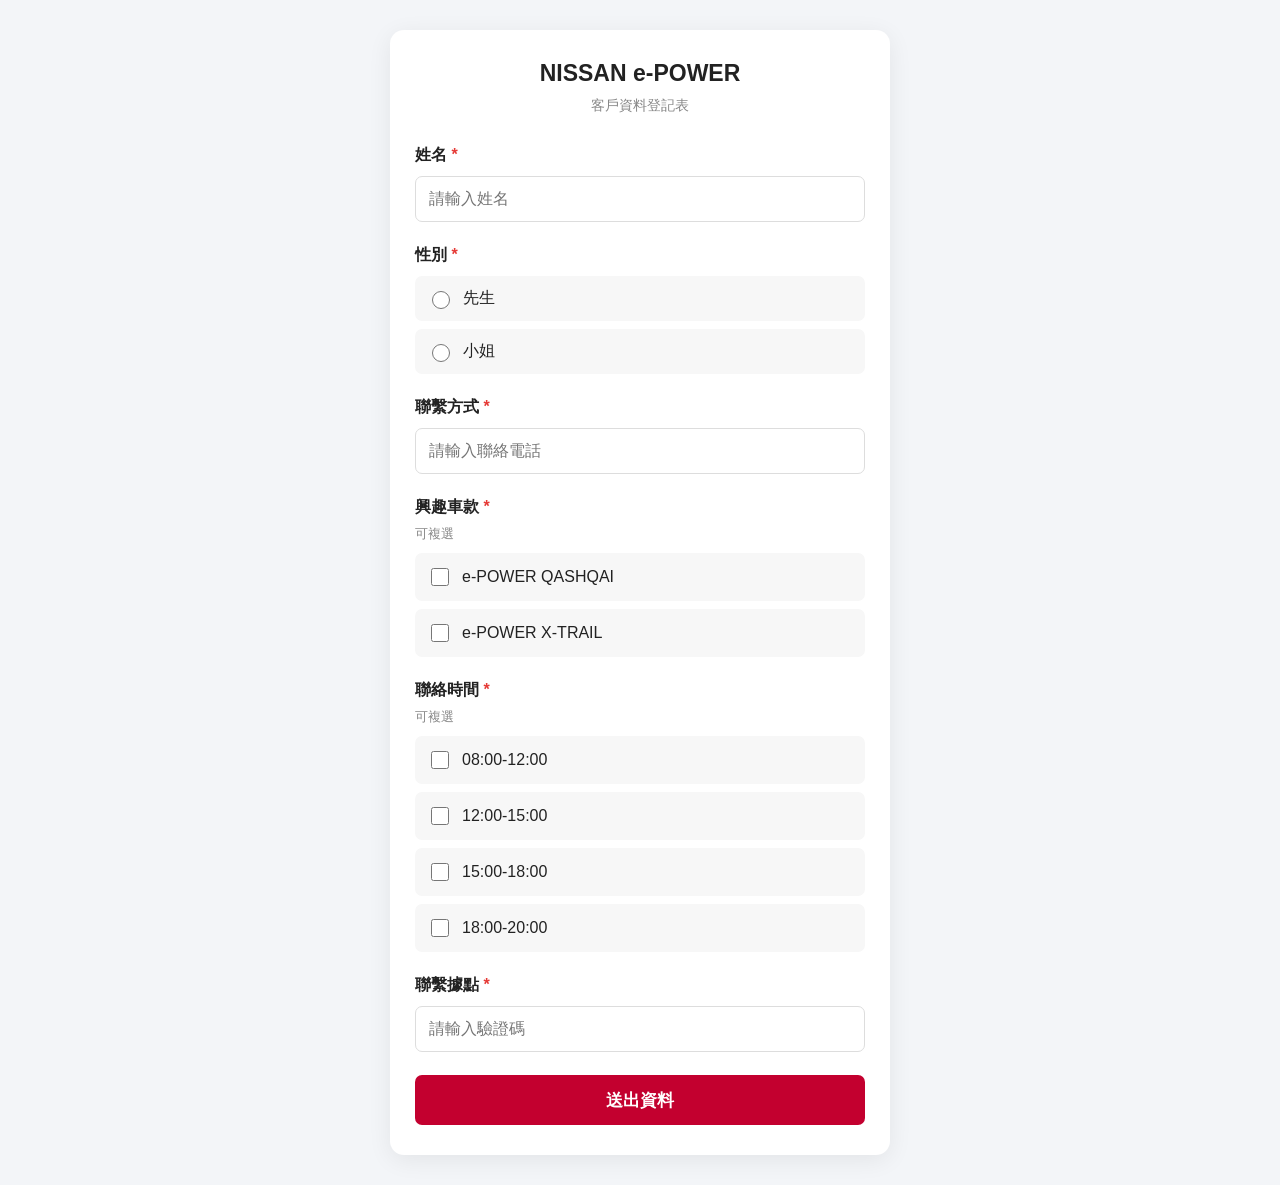
<file: test.html>
<!DOCTYPE html>
<html lang="zh-Hant">
<head>
<meta charset="UTF-8">
<meta name="viewport" content="width=device-width, initial-scale=1.0">

<title>NISSAN e-POWER 客戶登記表</title>

<style>
* {
    box-sizing: border-box;
}

body {
    margin: 0;
    padding: 30px 15px;
    font-family: Arial, "Noto Sans TC", sans-serif;
    background: #f3f5f8;
    color: #222;
}

.container {
    max-width: 500px;
    margin: auto;
    background: #fff;
    padding: 30px 25px;
    border-radius: 14px;
    box-shadow: 0 5px 25px rgba(0,0,0,.07);
}

h2 {
    text-align: center;
    margin: 0 0 10px;
    font-size: 23px;
}

.subtitle {
    text-align: center;
    color: #888;
    margin-bottom: 30px;
    font-size: 14px;
}

.form-group {
    margin-bottom: 23px;
}

.form-group > label:first-child {
    display: block;
    font-weight: bold;
    margin-bottom: 10px;
}

.required {
    color: #e53935;
}

input[type="text"],
input[type="tel"] {
    width: 100%;
    height: 46px;
    padding: 0 13px;
    border: 1px solid #ddd;
    border-radius: 7px;
    font-size: 16px;
    outline: none;
}

input:focus {
    border-color: #c3002f;
}

.option {
    display: flex;
    align-items: center;
    gap: 10px;
    padding: 12px;
    margin-bottom: 8px;
    background: #f7f7f7;
    border-radius: 7px;
    cursor: pointer;
    font-weight: normal;
}

.option input {
    width: 18px;
    height: 18px;
    accent-color: #c3002f;
    cursor: pointer;
    flex-shrink: 0;
}

.hint {
    color: #888;
    font-size: 13px;
    margin: -3px 0 10px;
}

button {
    width: 100%;
    height: 50px;
    background: #c3002f;
    color: white;
    border: none;
    border-radius: 7px;
    font-size: 17px;
    font-weight: bold;
    cursor: pointer;
}

button:disabled {
    background: #999;
    cursor: not-allowed;
}

#success {
    display: none;
    text-align: center;
    padding: 35px 10px;
}

.success-icon {
    font-size: 55px;
    color: #28a745;
}

#success h2 {
    color: #28a745;
    margin: 15px 0;
}

#success p {
    color: #666;
    line-height: 1.8;
}

.reset-btn {
    margin-top: 20px;
    background: #333;
}

</style>
</head>

<body>

<div class="container">

    <!-- 表單區域 -->
    <div id="formArea">

        <h2>NISSAN e-POWER</h2>

        <div class="subtitle">
            客戶資料登記表
        </div>

        <form
            id="customerForm"
            action="https://docs.google.com/forms/d/e/1FAIpQLSd_eg3Pp9bJfD46lDAycL2wkK8pYTpHKlAlI1NrYpHI7IybbQ/formResponse"
            method="POST"
            target="hidden_iframe"
        >

            <!-- 1. 姓名 -->
            <div class="form-group">

                <label>
                    姓名 <span class="required">*</span>
                </label>

                <input
                    type="text"
                    name="entry.882057871"
                    placeholder="請輸入姓名"
                    required
                >

            </div>


            <!-- 2. 性別 -->
            <div class="form-group">

                <label>
                    性別 <span class="required">*</span>
                </label>

                <label class="option">
                    <input
                        type="radio"
                        name="entry.1228242096"
                        value="先生"
                        required
                    >
                    先生
                </label>

                <label class="option">
                    <input
                        type="radio"
                        name="entry.1228242096"
                        value="小姐"
                    >
                    小姐
                </label>

            </div>


            <!-- 3. 聯繫方式 -->
            <div class="form-group">

                <label>
                    聯繫方式 <span class="required">*</span>
                </label>

                <input
                    type="tel"
                    name="entry.199210044"
                    placeholder="請輸入聯絡電話"
                    required
                >

            </div>


            <!-- 4. 興趣車款：複選 -->
            <div class="form-group">

                <label>
                    興趣車款 <span class="required">*</span>
                </label>

                <div class="hint">可複選</div>

                <label class="option">
                    <input
                        type="checkbox"
                        name="entry.1404847317"
                        value="e-POWER QASHQAI"
                    >
                    e-POWER QASHQAI
                </label>

                <label class="option">
                    <input
                        type="checkbox"
                        name="entry.1404847317"
                        value="e-POWER X-TRAIL"
                    >
                    e-POWER X-TRAIL
                </label>

            </div>


            <!-- 5. 聯絡時間：複選 -->
            <div class="form-group">

                <label>
                    聯絡時間 <span class="required">*</span>
                </label>

                <div class="hint">可複選</div>

                <label class="option">
                    <input
                        type="checkbox"
                        name="entry.610181726"
                        value="08:00-12:00"
                    >
                    08:00-12:00
                </label>

                <label class="option">
                    <input
                        type="checkbox"
                        name="entry.610181726"
                        value="12:00-15:00"
                    >
                    12:00-15:00
                </label>

                <label class="option">
                    <input
                        type="checkbox"
                        name="entry.610181726"
                        value="15:00-18:00"
                    >
                    15:00-18:00
                </label>

                <label class="option">
                    <input
                        type="checkbox"
                        name="entry.610181726"
                        value="18:00-20:00"
                    >
                    18:00-20:00
                </label>

            </div>


            <!-- 6. 驗證碼 -->
            <div class="form-group">

                <label>
                    聯繫據點 <span class="required">*</span>
                </label>

                <input
                    type="text"
                    name="entry.19051359"
                    placeholder="請輸入驗證碼"
                    required
                >

            </div>


            <!-- 送出按鈕 -->
            <button type="submit" id="submitBtn">
                送出資料
            </button>

        </form>

    </div>


    <!-- 成功畫面 -->
    <div id="success">

        <div class="success-icon">✓</div>

        <h2>資料已成功送出！</h2>

        <p>
            感謝您的填寫。<br>
            NISSAN e-POWER 將盡快與您聯繫。
        </p>

        <button
            class="reset-btn"
            type="button"
            onclick="resetForm()"
        >
            返回填寫
        </button>

    </div>

</div>


<!-- 隱藏 Google Forms iframe -->
<iframe
    name="hidden_iframe"
    id="hidden_iframe"
    style="display:none;"
></iframe>


<script>

let submitted = false;

const form = document.getElementById("customerForm");

const iframe = document.getElementById("hidden_iframe");

const submitBtn = document.getElementById("submitBtn");


// 表單送出前檢查
form.addEventListener("submit", function(e) {

    // 防止重複送出
    if (submitted) {
        e.preventDefault();
        return;
    }

    // 檢查興趣車款至少勾選一個
    const carChecked = form.querySelectorAll(
        'input[name="entry.1404847317"]:checked'
    ).length;

    // 檢查聯絡時間至少勾選一個
    const timeChecked = form.querySelectorAll(
        'input[name="entry.610181726"]:checked'
    ).length;

    if (carChecked === 0) {
        e.preventDefault();
        alert("請至少選擇一個興趣車款！");
        return;
    }

    if (timeChecked === 0) {
        e.preventDefault();
        alert("請至少選擇一個聯絡時間！");
        return;
    }

    // 開始送出
    submitted = true;

    submitBtn.disabled = true;

    submitBtn.innerText = "資料送出中...";

});


// 監聽 iframe 載入
iframe.addEventListener("load", function() {

    if (!submitted) {
        return;
    }

    submitted = false;

    // 隱藏表單
    document.getElementById("formArea").style.display = "none";

    // 顯示成功畫面
    document.getElementById("success").style.display = "block";

    // 回到頁面頂端
    window.scrollTo({
        top: 0,
        behavior: "smooth"
    });

});


// 重新填寫
function resetForm() {

    form.reset();

    document.getElementById("success").style.display = "none";

    document.getElementById("formArea").style.display = "block";

    submitBtn.disabled = false;

    submitBtn.innerText = "送出資料";

}

</script>

</body>
</html>
</file>
<file: assets/css/main.css>
@import "https://fonts.googleapis.com/css2?family=Noto+Sans+JP:wght@100..900&family=Noto+Sans:ital,wght@0,100..900;1,100..900&display=swap";

@font-face { font-family: "Nissan Brand"; src: url("../font/Nissan Brand Regular.otf"); }
/* @font-face { font-family: "Nissan Brand"; src: url("../font/Nissan Brand Italic.otf"); } */
/* @font-face { font-family: "Nissan Brand"; src: url("../font/Nissan Brand Light.otf"); } */
/* @font-face { font-family: "Nissan Brand"; src: url("../font/Nissan Brand Bold.otf"); } */

/* ==========================================================================
   全域重置與基礎設定
   ========================================================================== */
* {
  letter-spacing: 10%;
}

html, body {
    width: 100%;
    font-family: "Nissan Brand", "Noto Sans JP", "Microsoft JhengHei", system-ui, -apple-system, "Helvetica Neue", Arial, sans-serif;
    min-width: 320px;
    margin: 0 auto;
    background-color: #fff;
    line-height: 1.5;
}

img {
  width: 100%;
  height: 100%;
  object-fit: cover;
}

.text-nissan{
    font-family: "Nissan Brand" !important
}

.fade-in {
    opacity: 0;
    will-change: opacity, transform;
}
</file>
